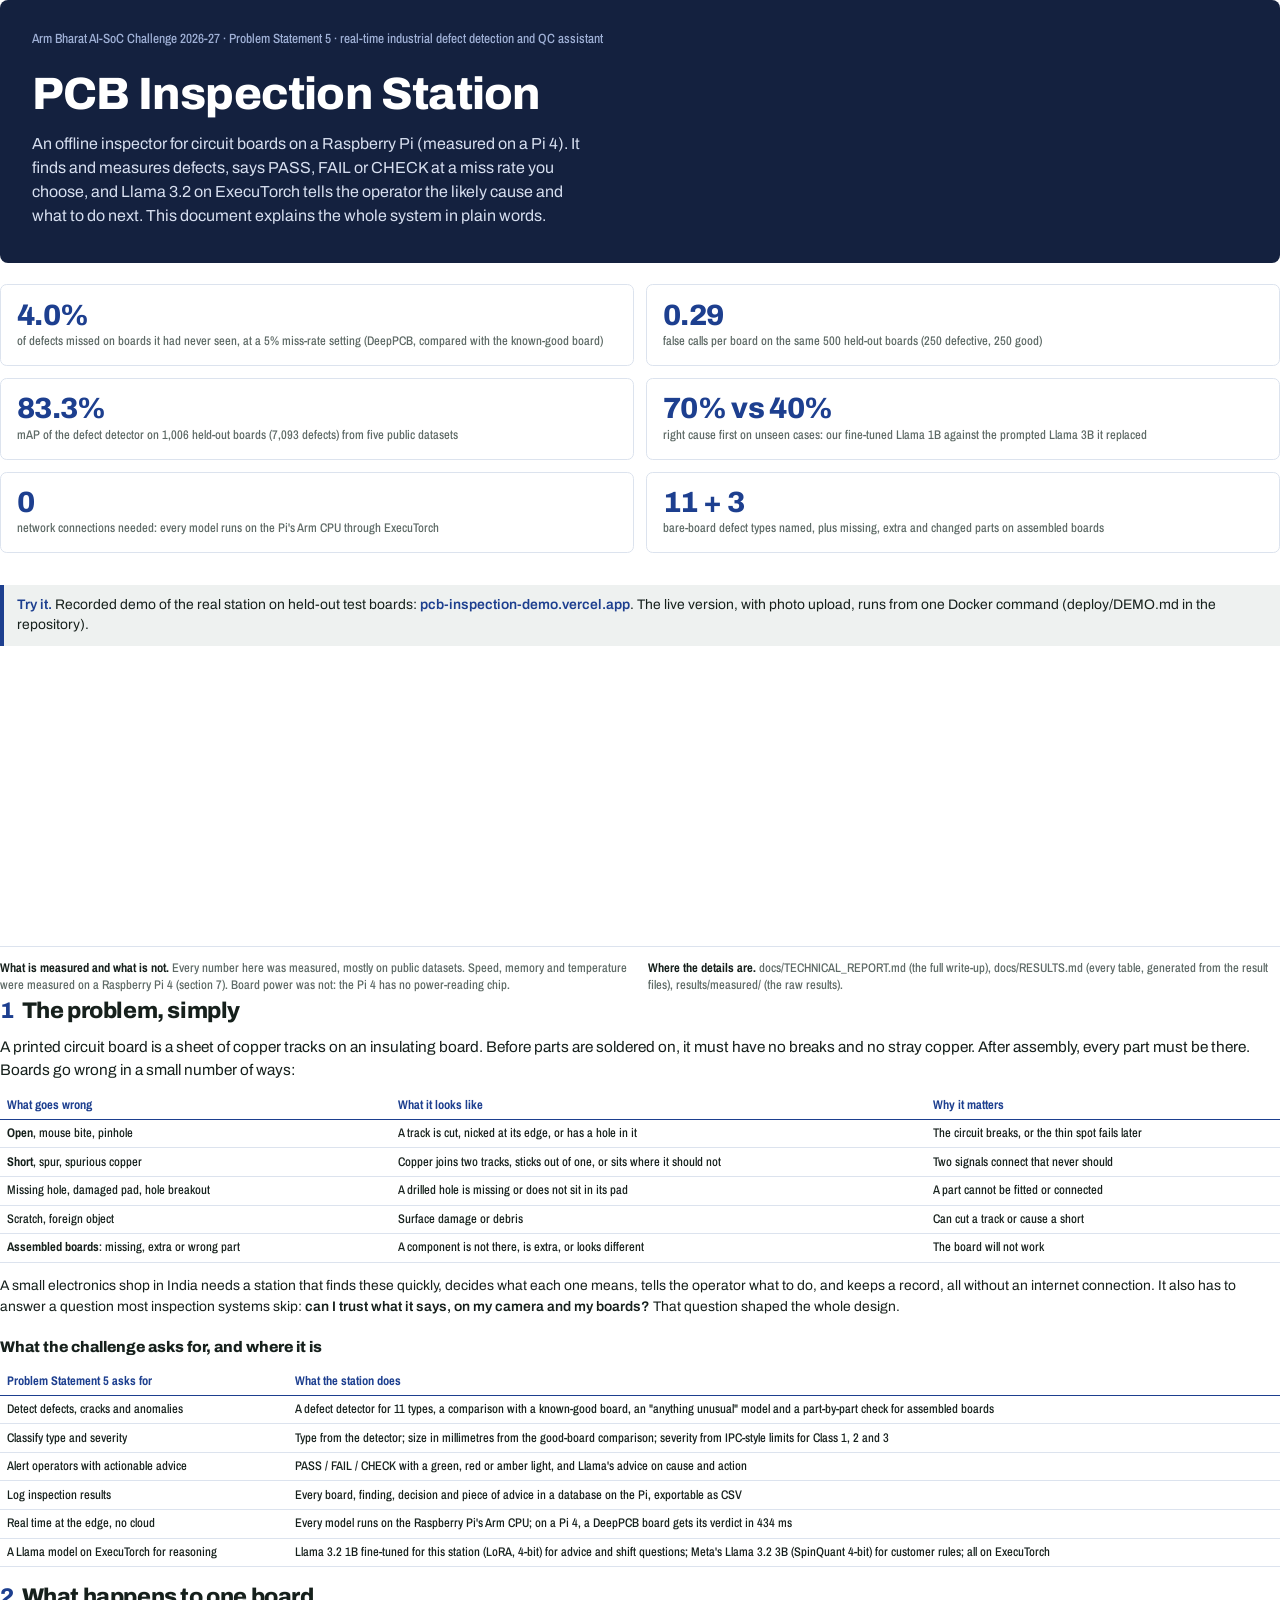
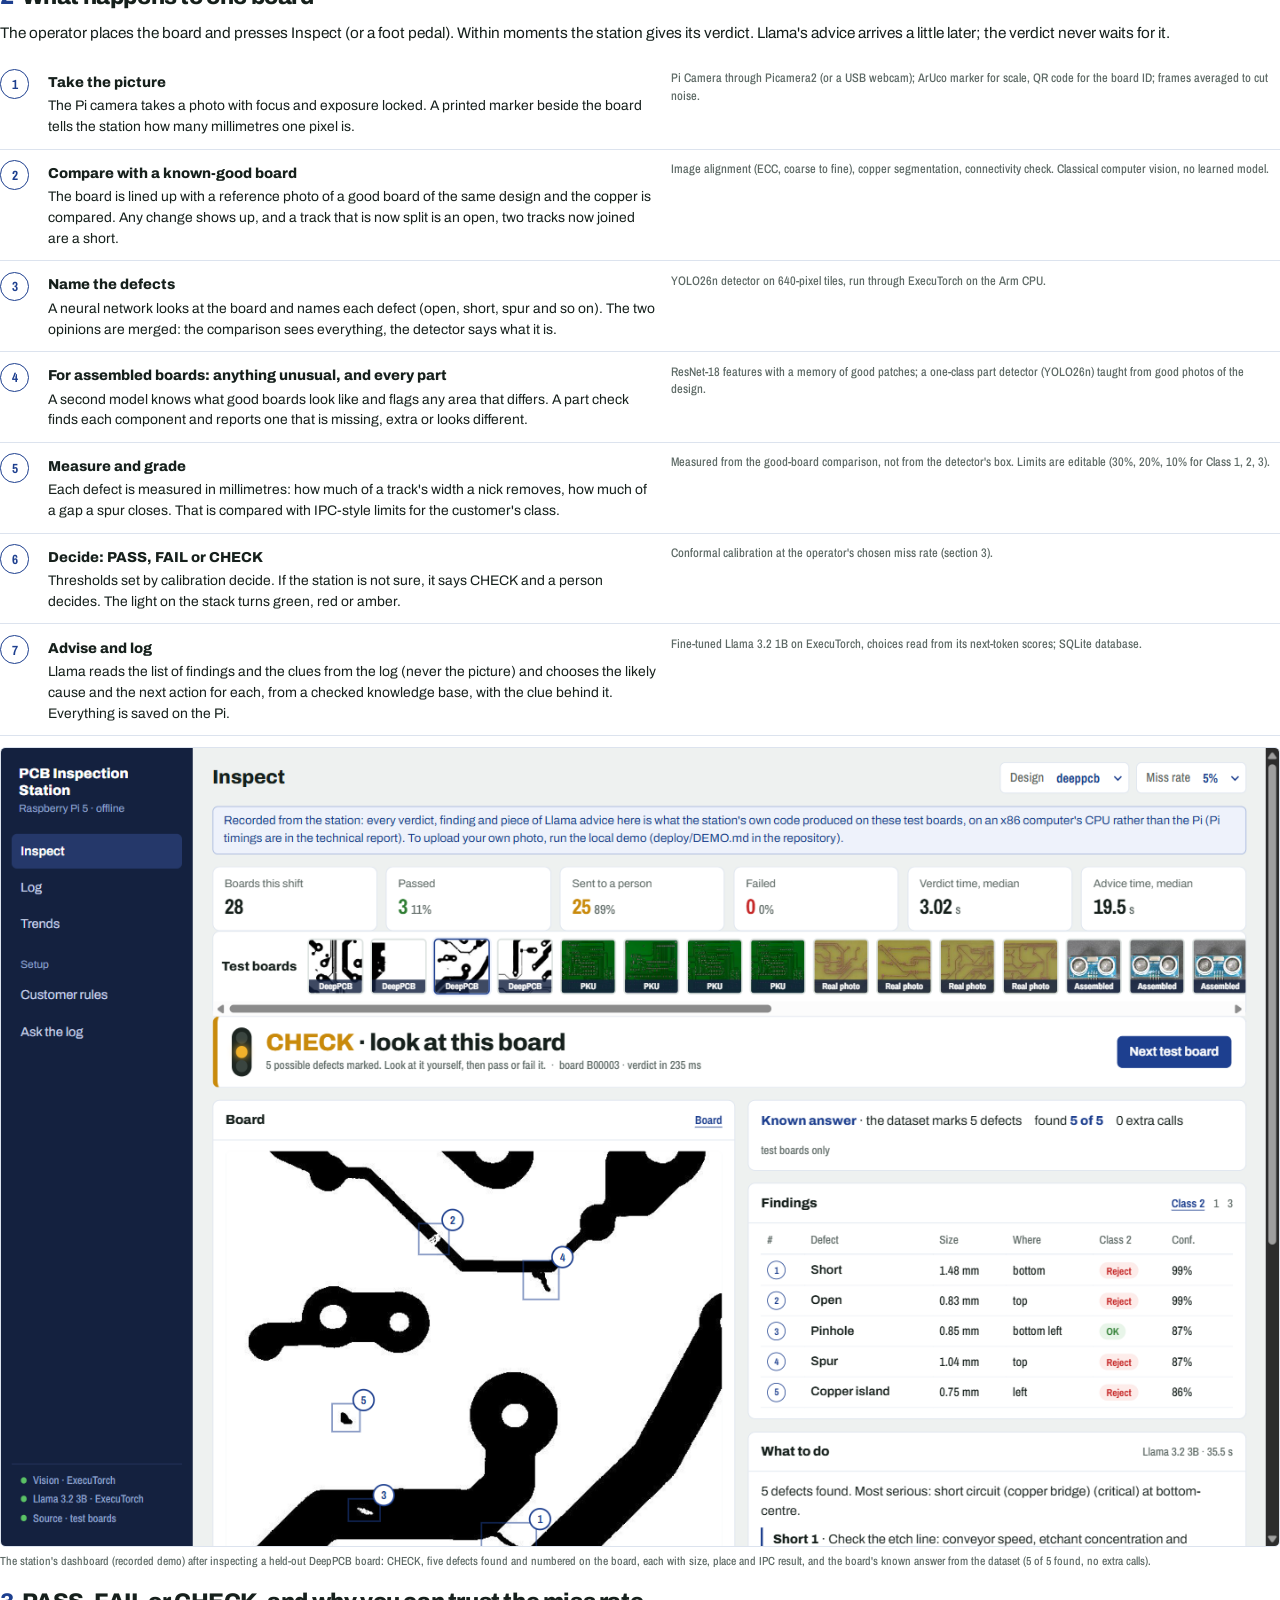
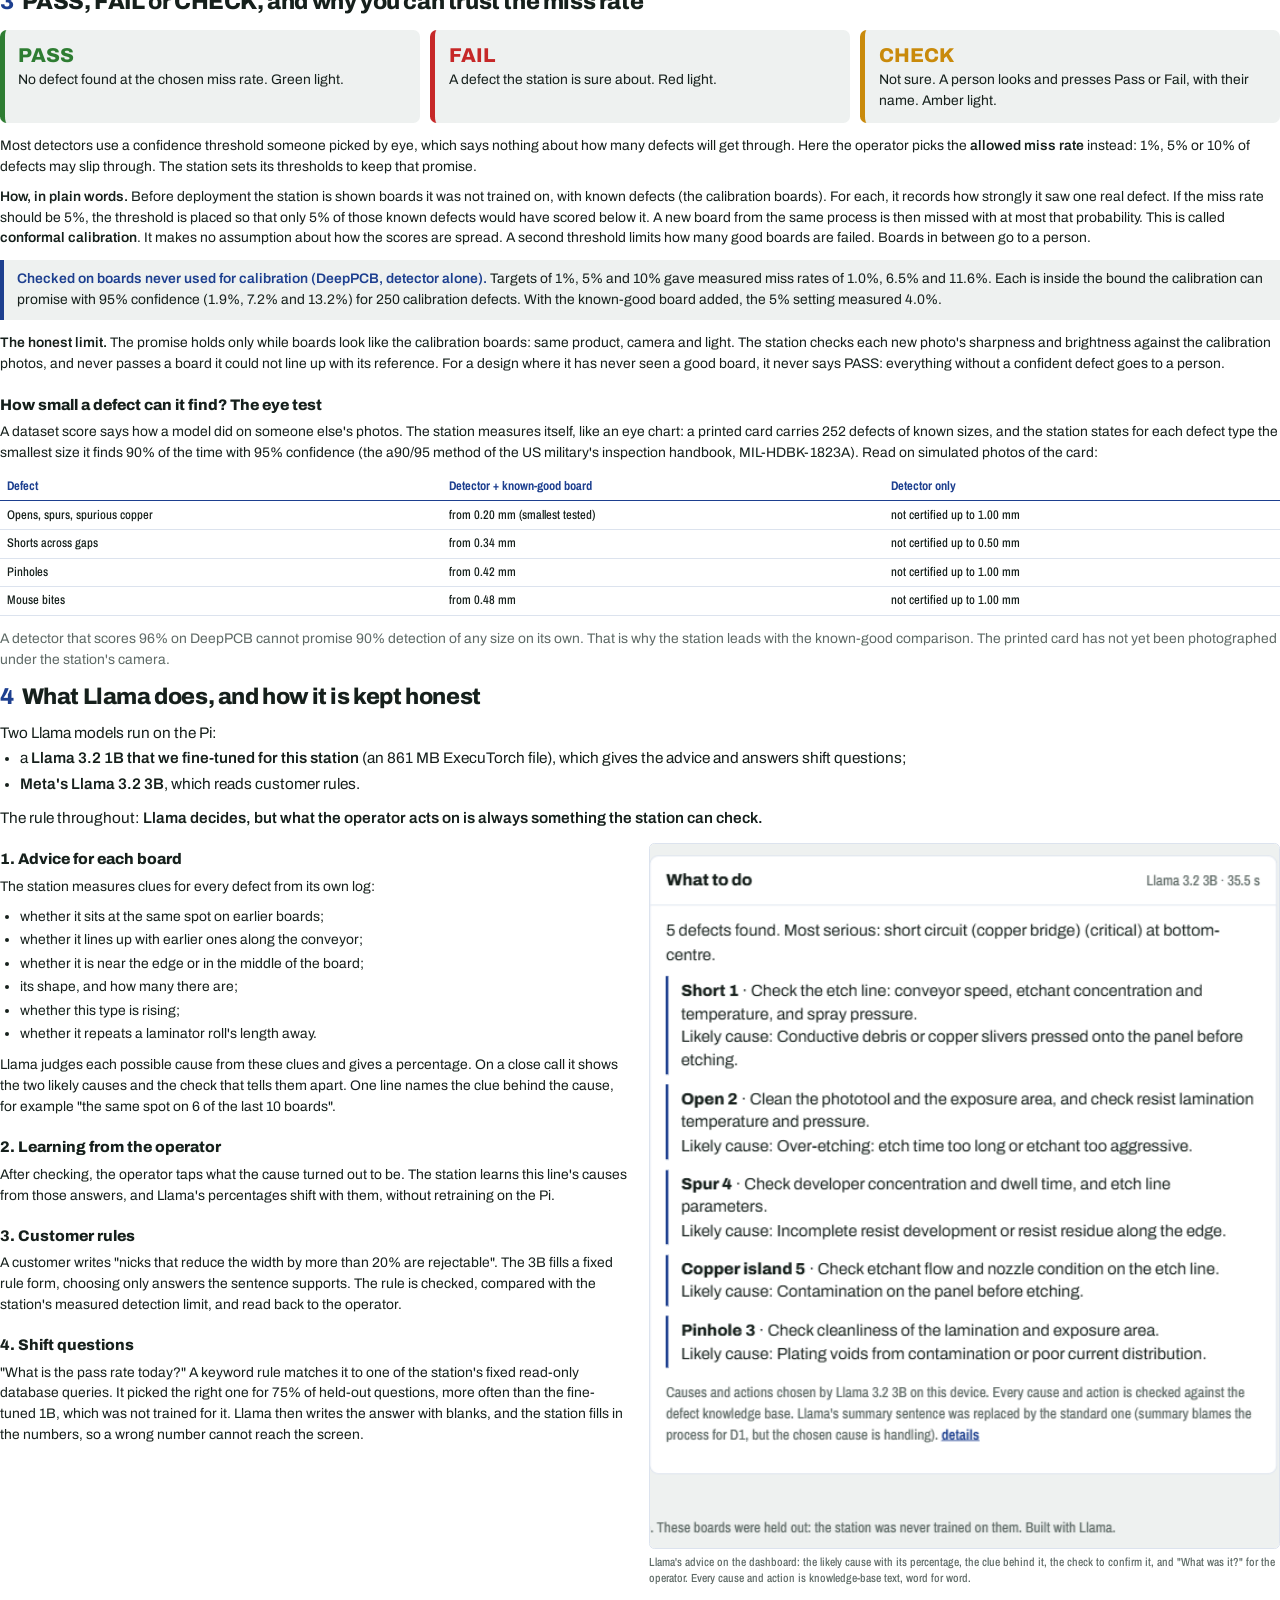
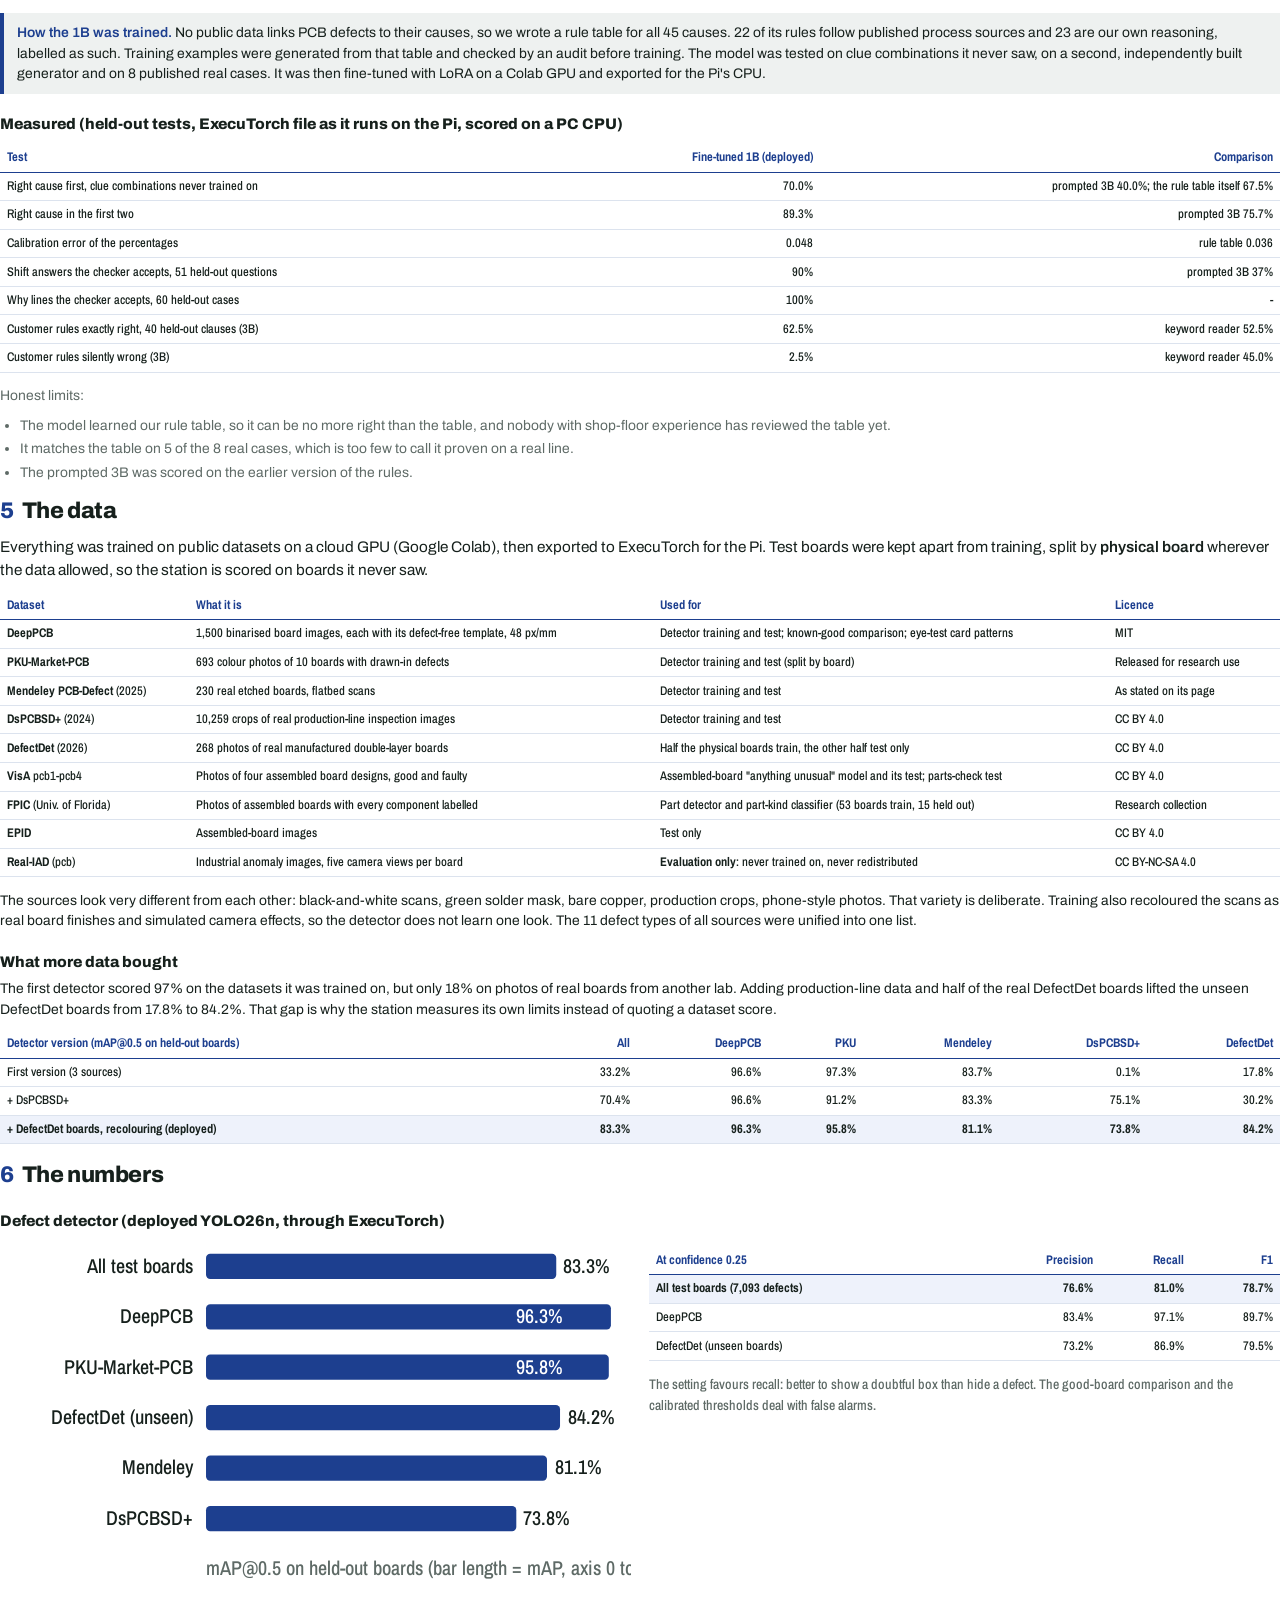
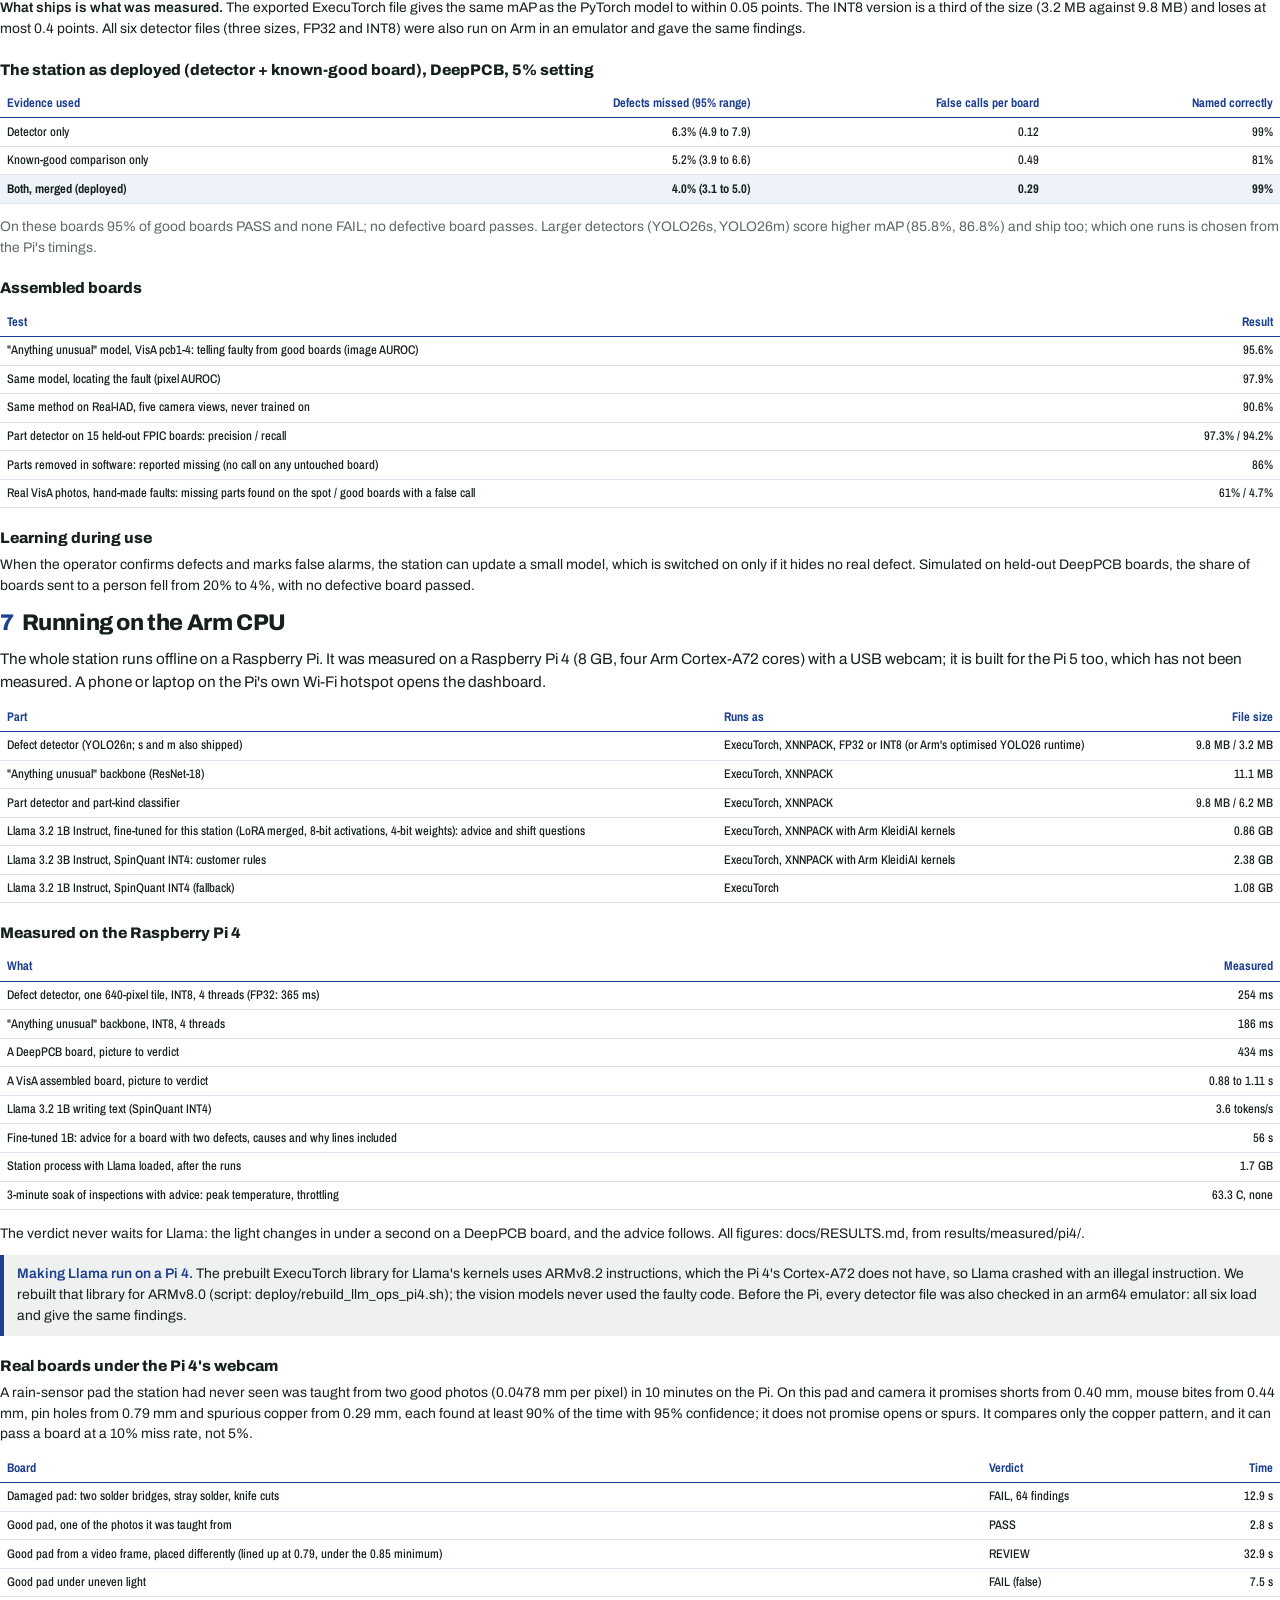
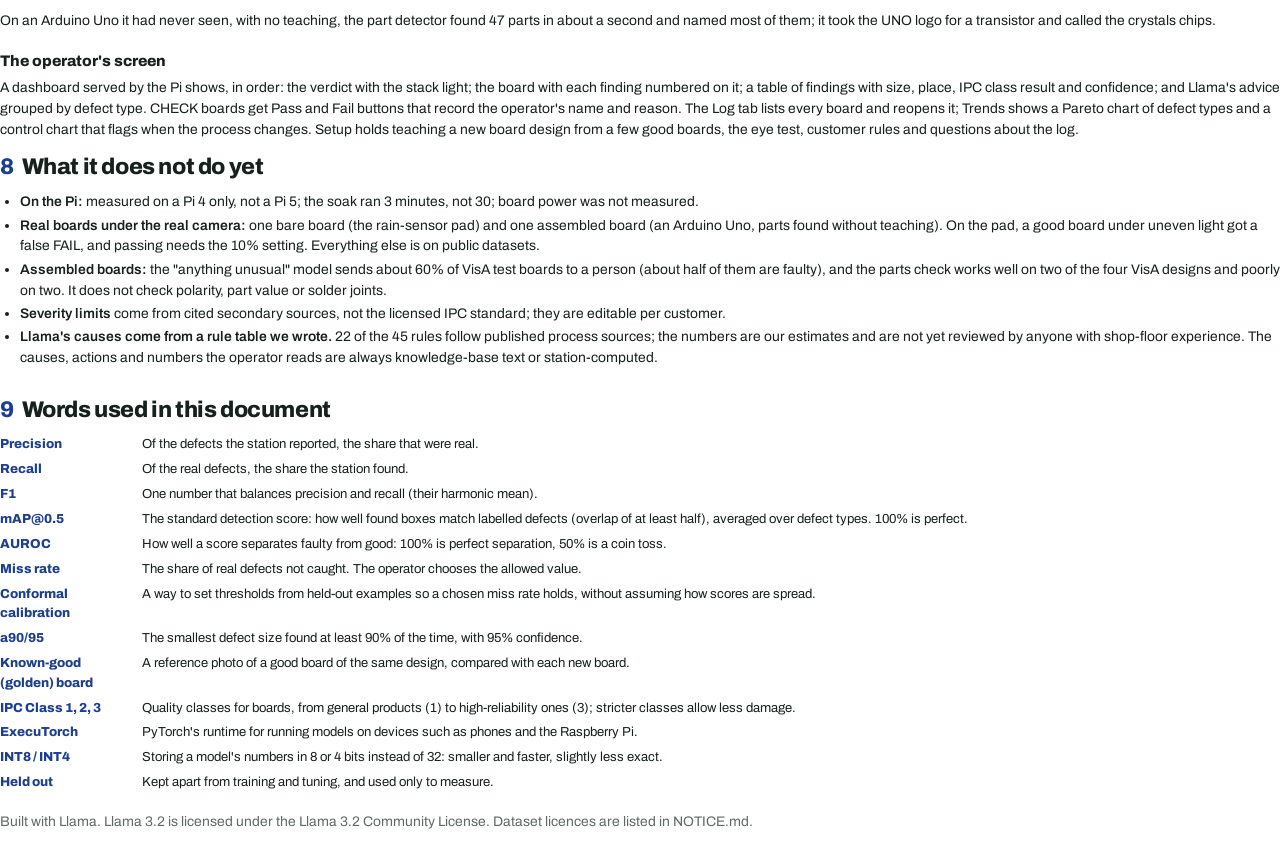
<file: docs/overview/overview.html>
<!doctype html>
<html lang="en">
<head>
<meta charset="utf-8">
<title>PCB Inspection Station: overview</title>
<style>
@font-face { font-family: "Archivo"; font-weight: 400; src: url("../../pcbinspect/static/fonts/Archivo-400.woff2") format("woff2"); }
@font-face { font-family: "Archivo"; font-weight: 600; src: url("../../pcbinspect/static/fonts/Archivo-600.woff2") format("woff2"); }
@font-face { font-family: "Archivo"; font-weight: 800; src: url("../../pcbinspect/static/fonts/Archivo-800.woff2") format("woff2"); }
@font-face { font-family: "Archivo Narrow"; font-weight: 500; src: url("../../pcbinspect/static/fonts/ArchivoNarrow-500.woff2") format("woff2"); }
@font-face { font-family: "Archivo Narrow"; font-weight: 700; src: url("../../pcbinspect/static/fonts/ArchivoNarrow-700.woff2") format("woff2"); }
:root { --ink: #16201C; --soft: #5E6A66; --line: #DCE3EE; --blue: #1D3F8F; --blue2: #9DB0DA; --blue3: #EEF2FB;
  --bench: #EEF1F0; --navy: #14213F; --pass: #2E7D32; --check: #C98A0B; --fail: #C62828; }
@page { size: A4; margin: 16mm 16mm 18mm; @bottom-left { content: "PCB Inspection Station · overview"; font: 500 8.5pt "Archivo Narrow"; color: #5E6A66; }
  @bottom-right { content: counter(page); font: 700 8.5pt "Archivo Narrow"; color: #1D3F8F; } }
@page :first { @bottom-left { content: none; } @bottom-right { content: none; } }
* { box-sizing: border-box; }
body { margin: 0; font: 400 10.4pt/1.5 "Archivo", sans-serif; color: var(--ink); }
h1 { font-weight: 800; font-size: 30pt; line-height: 1.05; letter-spacing: -0.6pt; margin: 0 0 10pt; }
h2 { font-weight: 800; font-size: 17pt; letter-spacing: -0.3pt; margin: 0 0 6pt; color: var(--ink); }
h2 .n { color: var(--blue); margin-right: 6pt; }
h3 { font-weight: 800; font-size: 11.5pt; margin: 14pt 0 4pt; break-after: avoid; }
p { margin: 0 0 7pt; }
.lead { font-size: 11.5pt; color: var(--ink); }
.soft { color: var(--soft); }
.narrow { font-family: "Archivo Narrow", sans-serif; font-weight: 500; }
section { break-before: page; }
.keep { break-inside: avoid; }
ul, ol { margin: 0 0 8pt; padding-left: 15pt; }
li { margin: 2pt 0; }
b, strong { font-weight: 600; }
table { width: 100%; border-collapse: collapse; margin: 6pt 0 10pt; font: 500 9.4pt/1.35 "Archivo Narrow", sans-serif; break-inside: avoid; }
th { text-align: left; color: var(--blue); font-weight: 700; border-bottom: 1.3pt solid var(--blue); padding: 4pt 5pt; vertical-align: bottom; }
td { border-bottom: 0.6pt solid var(--line); padding: 4pt 5pt; vertical-align: top; }
td.num, th.num { text-align: right; font-variant-numeric: tabular-nums; }
tr.hl td { background: var(--blue3); font-weight: 700; }
.note { background: var(--bench); border-left: 3pt solid var(--blue); padding: 7pt 10pt; margin: 8pt 0 10pt; break-inside: avoid; }
.note b { color: var(--blue); }
.warn { background: #FDF4E0; border-left-color: var(--check); }
figure { margin: 8pt 0 12pt; break-inside: avoid; }
figure img { width: 100%; border: 0.6pt solid var(--line); border-radius: 4pt; display: block; }
figcaption { font: 500 8.8pt/1.4 "Archivo Narrow"; color: var(--soft); margin-top: 4pt; }
/* cover */
.cover { height: 263mm; display: flex; flex-direction: column; }
.cover .band { background: var(--navy); color: #fff; padding: 22pt 24pt 26pt; border-radius: 6pt; }
.cover .band .kicker { font: 500 10pt "Archivo Narrow"; color: #9FB0D6; margin-bottom: 18pt; }
.cover .band h1 { color: #fff; font-size: 34pt; }
.cover .band p { color: #D6DEEF; font-size: 12pt; max-width: 150mm; margin: 0; }
.figs { display: grid; grid-template-columns: repeat(2, 1fr); gap: 9pt; margin: 16pt 0; }
.fig { border: 0.8pt solid var(--line); border-radius: 5pt; padding: 10pt 12pt; }
.fig b { display: block; font-size: 22pt; font-weight: 800; letter-spacing: -0.5pt; color: var(--blue); line-height: 1.1; }
.fig span { font: 500 9.4pt/1.35 "Archivo Narrow"; color: var(--soft); }
.cover .foot { margin-top: auto; display: grid; grid-template-columns: 1fr 1fr; gap: 12pt; font: 500 9.4pt/1.4 "Archivo Narrow"; color: var(--soft); border-top: 1pt solid var(--line); padding-top: 9pt; }
.cover .foot b { color: var(--ink); font-weight: 700; }
/* flow */
.flow { display: grid; grid-template-columns: 1fr; gap: 0; margin: 10pt 0 6pt; }
.step { display: grid; grid-template-columns: 26pt 1fr 1fr; gap: 10pt; align-items: start; padding: 8pt 0; border-bottom: 0.6pt solid var(--line); break-inside: avoid; }
.step .k { width: 22pt; height: 22pt; border-radius: 50%; border: 1.4pt solid var(--blue); color: var(--blue); display: grid; place-items: center; font: 700 10pt "Archivo Narrow"; }
.step h4 { margin: 2pt 0 2pt; font-size: 10.8pt; font-weight: 800; }
.step .how { font: 500 9.3pt/1.4 "Archivo Narrow"; color: var(--soft); }
.verdicts { display: grid; grid-template-columns: repeat(3, 1fr); gap: 8pt; margin: 8pt 0 10pt; break-inside: avoid; }
.verdicts div { border-radius: 5pt; padding: 8pt 10pt; border-left: 4pt solid; background: var(--bench); }
.verdicts b { display: block; font-size: 15pt; font-weight: 800; }
.v-pass { border-color: var(--pass) !important; } .v-pass b { color: var(--pass); }
.v-check { border-color: var(--check) !important; } .v-check b { color: var(--check); }
.v-fail { border-color: var(--fail) !important; } .v-fail b { color: var(--fail); }
.two { display: grid; grid-template-columns: 1fr 1fr; gap: 14pt; }
.chart text { font-family: "Archivo Narrow", sans-serif; }
dl { margin: 0; display: grid; grid-template-columns: 34mm 1fr; gap: 4pt 10pt; font-size: 9.8pt; }
dt { font-weight: 700; color: var(--blue); }
dd { margin: 0; }
</style>
</head>
<body>

<!-- ================= cover ================= -->
<div class="cover">
  <div class="band">
    <div class="kicker">Arm Bharat AI-SoC Challenge 2026-27 · Problem Statement 5 · real-time industrial defect detection and QC assistant</div>
    <h1>PCB Inspection Station</h1>
    <p>An offline inspector for circuit boards on a Raspberry Pi (measured on a Pi 4). It finds and measures defects, says PASS, FAIL or CHECK at a miss rate you choose, and Llama 3.2 on ExecuTorch tells the operator the likely cause and what to do next. This document explains the whole system in plain words.</p>
  </div>

  <div class="figs">
    <div class="fig"><b>4.0%</b><span>of defects missed on boards it had never seen, at a 5% miss-rate setting (DeepPCB, compared with the known-good board)</span></div>
    <div class="fig"><b>0.29</b><span>false calls per board on the same 500 held-out boards (250 defective, 250 good)</span></div>
    <div class="fig"><b>83.3%</b><span>mAP of the defect detector on 1,006 held-out boards (7,093 defects) from five public datasets</span></div>
    <div class="fig"><b>70% vs 40%</b><span>right cause first on unseen cases: our fine-tuned Llama 1B against the prompted Llama 3B it replaced</span></div>
    <div class="fig"><b>0</b><span>network connections needed: every model runs on the Pi's Arm CPU through ExecuTorch</span></div>
    <div class="fig"><b>11 + 3</b><span>bare-board defect types named, plus missing, extra and changed parts on assembled boards</span></div>
  </div>

  <div class="note"><b>Try it.</b> Recorded demo of the real station on held-out test boards: <b>pcb-inspection-demo.vercel.app</b>. The live version, with photo upload, runs from one Docker command (deploy/DEMO.md in the repository).</div>

  <div class="foot">
    <div><b>What is measured and what is not.</b> Every number here was measured, mostly on public datasets. Speed, memory and temperature were measured on a Raspberry Pi 4 (section 7). Board power was not: the Pi 4 has no power-reading chip.</div>
    <div><b>Where the details are.</b> docs/TECHNICAL_REPORT.md (the full write-up), docs/RESULTS.md (every table, generated from the result files), results/measured/ (the raw results).</div>
  </div>
</div>

<!-- ================= 1. problem ================= -->
<section>
  <h2><span class="n">1</span>The problem, simply</h2>
  <p class="lead">A printed circuit board is a sheet of copper tracks on an insulating board. Before parts are soldered on, it must have no breaks and no stray copper. After assembly, every part must be there. Boards go wrong in a small number of ways:</p>
  <table>
    <tr><th>What goes wrong</th><th>What it looks like</th><th>Why it matters</th></tr>
    <tr><td><b>Open</b>, mouse bite, pinhole</td><td>A track is cut, nicked at its edge, or has a hole in it</td><td>The circuit breaks, or the thin spot fails later</td></tr>
    <tr><td><b>Short</b>, spur, spurious copper</td><td>Copper joins two tracks, sticks out of one, or sits where it should not</td><td>Two signals connect that never should</td></tr>
    <tr><td>Missing hole, damaged pad, hole breakout</td><td>A drilled hole is missing or does not sit in its pad</td><td>A part cannot be fitted or connected</td></tr>
    <tr><td>Scratch, foreign object</td><td>Surface damage or debris</td><td>Can cut a track or cause a short</td></tr>
    <tr><td><b>Assembled boards</b>: missing, extra or wrong part</td><td>A component is not there, is extra, or looks different</td><td>The board will not work</td></tr>
  </table>
  <p>A small electronics shop in India needs a station that finds these quickly, decides what each one means, tells the operator what to do, and keeps a record, all without an internet connection. It also has to answer a question most inspection systems skip: <b>can I trust what it says, on my camera and my boards?</b> That question shaped the whole design.</p>

  <h3>What the challenge asks for, and where it is</h3>
  <table>
    <tr><th>Problem Statement 5 asks for</th><th>What the station does</th></tr>
    <tr><td>Detect defects, cracks and anomalies</td><td>A defect detector for 11 types, a comparison with a known-good board, an "anything unusual" model and a part-by-part check for assembled boards</td></tr>
    <tr><td>Classify type and severity</td><td>Type from the detector; size in millimetres from the good-board comparison; severity from IPC-style limits for Class 1, 2 and 3</td></tr>
    <tr><td>Alert operators with actionable advice</td><td>PASS / FAIL / CHECK with a green, red or amber light, and Llama's advice on cause and action</td></tr>
    <tr><td>Log inspection results</td><td>Every board, finding, decision and piece of advice in a database on the Pi, exportable as CSV</td></tr>
    <tr><td>Real time at the edge, no cloud</td><td>Every model runs on the Raspberry Pi's Arm CPU; on a Pi 4, a DeepPCB board gets its verdict in 434 ms</td></tr>
    <tr><td>A Llama model on ExecuTorch for reasoning</td><td>Llama 3.2 1B fine-tuned for this station (LoRA, 4-bit) for advice and shift questions; Meta's Llama 3.2 3B (SpinQuant 4-bit) for customer rules; all on ExecuTorch</td></tr>
  </table>
</section>

<!-- ================= 2. one board ================= -->
<section>
  <h2><span class="n">2</span>What happens to one board</h2>
  <p class="lead">The operator places the board and presses Inspect (or a foot pedal). Within moments the station gives its verdict. Llama's advice arrives a little later; the verdict never waits for it.</p>
  <div class="flow">
    <div class="step"><span class="k">1</span><div><h4>Take the picture</h4>The Pi camera takes a photo with focus and exposure locked. A printed marker beside the board tells the station how many millimetres one pixel is.</div><div class="how">Pi Camera through Picamera2 (or a USB webcam); ArUco marker for scale, QR code for the board ID; frames averaged to cut noise.</div></div>
    <div class="step"><span class="k">2</span><div><h4>Compare with a known-good board</h4>The board is lined up with a reference photo of a good board of the same design and the copper is compared. Any change shows up, and a track that is now split is an open, two tracks now joined are a short.</div><div class="how">Image alignment (ECC, coarse to fine), copper segmentation, connectivity check. Classical computer vision, no learned model.</div></div>
    <div class="step"><span class="k">3</span><div><h4>Name the defects</h4>A neural network looks at the board and names each defect (open, short, spur and so on). The two opinions are merged: the comparison sees everything, the detector says what it is.</div><div class="how">YOLO26n detector on 640-pixel tiles, run through ExecuTorch on the Arm CPU.</div></div>
    <div class="step"><span class="k">4</span><div><h4>For assembled boards: anything unusual, and every part</h4>A second model knows what good boards look like and flags any area that differs. A part check finds each component and reports one that is missing, extra or looks different.</div><div class="how">ResNet-18 features with a memory of good patches; a one-class part detector (YOLO26n) taught from good photos of the design.</div></div>
    <div class="step"><span class="k">5</span><div><h4>Measure and grade</h4>Each defect is measured in millimetres: how much of a track's width a nick removes, how much of a gap a spur closes. That is compared with IPC-style limits for the customer's class.</div><div class="how">Measured from the good-board comparison, not from the detector's box. Limits are editable (30%, 20%, 10% for Class 1, 2, 3).</div></div>
    <div class="step"><span class="k">6</span><div><h4>Decide: PASS, FAIL or CHECK</h4>Thresholds set by calibration decide. If the station is not sure, it says CHECK and a person decides. The light on the stack turns green, red or amber.</div><div class="how">Conformal calibration at the operator's chosen miss rate (section 3).</div></div>
    <div class="step"><span class="k">7</span><div><h4>Advise and log</h4>Llama reads the list of findings and the clues from the log (never the picture) and chooses the likely cause and the next action for each, from a checked knowledge base, with the clue behind it. Everything is saved on the Pi.</div><div class="how">Fine-tuned Llama 3.2 1B on ExecuTorch, choices read from its next-token scores; SQLite database.</div></div>
  </div>
  <figure><img src="shot_inspect.png" alt="The station's dashboard after inspecting a test board"><figcaption>The station's dashboard (recorded demo) after inspecting a held-out DeepPCB board: CHECK, five defects found and numbered on the board, each with size, place and IPC result, and the board's known answer from the dataset (5 of 5 found, no extra calls).</figcaption></figure>
</section>

<!-- ================= 3. pass fail check ================= -->
<section>
  <h2><span class="n">3</span>PASS, FAIL or CHECK, and why you can trust the miss rate</h2>
  <div class="verdicts">
    <div class="v-pass"><b>PASS</b>No defect found at the chosen miss rate. Green light.</div>
    <div class="v-fail"><b>FAIL</b>A defect the station is sure about. Red light.</div>
    <div class="v-check"><b>CHECK</b>Not sure. A person looks and presses Pass or Fail, with their name. Amber light.</div>
  </div>
  <p>Most detectors use a confidence threshold someone picked by eye, which says nothing about how many defects will get through. Here the operator picks the <b>allowed miss rate</b> instead: 1%, 5% or 10% of defects may slip through. The station sets its thresholds to keep that promise.</p>
  <p><b>How, in plain words.</b> Before deployment the station is shown boards it was not trained on, with known defects (the calibration boards). For each, it records how strongly it saw one real defect. If the miss rate should be 5%, the threshold is placed so that only 5% of those known defects would have scored below it. A new board from the same process is then missed with at most that probability. This is called <b>conformal calibration</b>. It makes no assumption about how the scores are spread. A second threshold limits how many good boards are failed. Boards in between go to a person.</p>
  <div class="note"><b>Checked on boards never used for calibration (DeepPCB, detector alone).</b> Targets of 1%, 5% and 10% gave measured miss rates of 1.0%, 6.5% and 11.6%. Each is inside the bound the calibration can promise with 95% confidence (1.9%, 7.2% and 13.2%) for 250 calibration defects. With the known-good board added, the 5% setting measured 4.0%.</div>
  <p><b>The honest limit.</b> The promise holds only while boards look like the calibration boards: same product, camera and light. The station checks each new photo's sharpness and brightness against the calibration photos, and never passes a board it could not line up with its reference. For a design where it has never seen a good board, it never says PASS: everything without a confident defect goes to a person.</p>

  <h3>How small a defect can it find? The eye test</h3>
  <p>A dataset score says how a model did on someone else's photos. The station measures itself, like an eye chart: a printed card carries 252 defects of known sizes, and the station states for each defect type the smallest size it finds 90% of the time with 95% confidence (the a90/95 method of the US military's inspection handbook, MIL-HDBK-1823A). Read on simulated photos of the card:</p>
  <table>
    <tr><th>Defect</th><th>Detector + known-good board</th><th>Detector only</th></tr>
    <tr><td>Opens, spurs, spurious copper</td><td>from 0.20 mm (smallest tested)</td><td>not certified up to 1.00 mm</td></tr>
    <tr><td>Shorts across gaps</td><td>from 0.34 mm</td><td>not certified up to 0.50 mm</td></tr>
    <tr><td>Pinholes</td><td>from 0.42 mm</td><td>not certified up to 1.00 mm</td></tr>
    <tr><td>Mouse bites</td><td>from 0.48 mm</td><td>not certified up to 1.00 mm</td></tr>
  </table>
  <p class="soft">A detector that scores 96% on DeepPCB cannot promise 90% detection of any size on its own. That is why the station leads with the known-good comparison. The printed card has not yet been photographed under the station's camera.</p>
</section>

<!-- ================= 4. llama ================= -->
<section>
  <h2><span class="n">4</span>What Llama does, and how it is kept honest</h2>
  <div class="lead">Two Llama models run on the Pi:
    <ul>
      <li>a <b>Llama 3.2 1B that we fine-tuned for this station</b> (an 861 MB ExecuTorch file), which gives the advice and answers shift questions;</li>
      <li><b>Meta's Llama 3.2 3B</b>, which reads customer rules.</li>
    </ul>
    The rule throughout: <b>Llama decides, but what the operator acts on is always something the station can check.</b></div>
  <div class="two">
    <div>
      <h3>1. Advice for each board</h3>
      <p>The station measures clues for every defect from its own log:</p>
      <ul>
        <li>whether it sits at the same spot on earlier boards;</li>
        <li>whether it lines up with earlier ones along the conveyor;</li>
        <li>whether it is near the edge or in the middle of the board;</li>
        <li>its shape, and how many there are;</li>
        <li>whether this type is rising;</li>
        <li>whether it repeats a laminator roll's length away.</li>
      </ul>
      <p>Llama judges each possible cause from these clues and gives a percentage. On a close call it shows the two likely causes and the check that tells them apart. One line names the clue behind the cause, for example "the same spot on 6 of the last 10 boards".</p>
      <h3>2. Learning from the operator</h3>
      <p>After checking, the operator taps what the cause turned out to be. The station learns this line's causes from those answers, and Llama's percentages shift with them, without retraining on the Pi.</p>
      <h3>3. Customer rules</h3>
      <p>A customer writes "nicks that reduce the width by more than 20% are rejectable". The 3B fills a fixed rule form, choosing only answers the sentence supports. The rule is checked, compared with the station's measured detection limit, and read back to the operator.</p>
      <h3>4. Shift questions</h3>
      <p>"What is the pass rate today?" A keyword rule matches it to one of the station's fixed read-only database queries. It picked the right one for 75% of held-out questions, more often than the fine-tuned 1B, which was not trained for it. Llama then writes the answer with blanks, and the station fills in the numbers, so a wrong number cannot reach the screen.</p>
    </div>
    <figure style="margin-top:10pt"><img src="shot_advice_card.png" alt="Llama's advice on the dashboard"><figcaption>Llama's advice on the dashboard: the likely cause with its percentage, the clue behind it, the check to confirm it, and "What was it?" for the operator. Every cause and action is knowledge-base text, word for word.</figcaption></figure>
  </div>
  <div class="note"><b>How the 1B was trained.</b> No public data links PCB defects to their causes, so we wrote a rule table for all 45 causes. 22 of its rules follow published process sources and 23 are our own reasoning, labelled as such. Training examples were generated from that table and checked by an audit before training. The model was tested on clue combinations it never saw, on a second, independently built generator and on 8 published real cases. It was then fine-tuned with LoRA on a Colab GPU and exported for the Pi's CPU.</div>
  <h3>Measured (held-out tests, ExecuTorch file as it runs on the Pi, scored on a PC CPU)</h3>
  <table>
    <tr><th>Test</th><th class="num">Fine-tuned 1B (deployed)</th><th class="num">Comparison</th></tr>
    <tr><td>Right cause first, clue combinations never trained on</td><td class="num">70.0%</td><td class="num">prompted 3B 40.0%; the rule table itself 67.5%</td></tr>
    <tr><td>Right cause in the first two</td><td class="num">89.3%</td><td class="num">prompted 3B 75.7%</td></tr>
    <tr><td>Calibration error of the percentages</td><td class="num">0.048</td><td class="num">rule table 0.036</td></tr>
    <tr><td>Shift answers the checker accepts, 51 held-out questions</td><td class="num">90%</td><td class="num">prompted 3B 37%</td></tr>
    <tr><td>Why lines the checker accepts, 60 held-out cases</td><td class="num">100%</td><td class="num">-</td></tr>
    <tr><td>Customer rules exactly right, 40 held-out clauses (3B)</td><td class="num">62.5%</td><td class="num">keyword reader 52.5%</td></tr>
    <tr><td>Customer rules silently wrong (3B)</td><td class="num">2.5%</td><td class="num">keyword reader 45.0%</td></tr>
  </table>
  <p class="soft">Honest limits:</p>
  <ul class="soft">
    <li>The model learned our rule table, so it can be no more right than the table, and nobody with shop-floor experience has reviewed the table yet.</li>
    <li>It matches the table on 5 of the 8 real cases, which is too few to call it proven on a real line.</li>
    <li>The prompted 3B was scored on the earlier version of the rules.</li>
  </ul>
</section>

<!-- ================= 5. data ================= -->
<section>
  <h2><span class="n">5</span>The data</h2>
  <p class="lead">Everything was trained on public datasets on a cloud GPU (Google Colab), then exported to ExecuTorch for the Pi. Test boards were kept apart from training, split by <b>physical board</b> wherever the data allowed, so the station is scored on boards it never saw.</p>
  <table>
    <tr><th>Dataset</th><th>What it is</th><th>Used for</th><th>Licence</th></tr>
    <tr><td><b>DeepPCB</b></td><td>1,500 binarised board images, each with its defect-free template, 48 px/mm</td><td>Detector training and test; known-good comparison; eye-test card patterns</td><td>MIT</td></tr>
    <tr><td><b>PKU-Market-PCB</b></td><td>693 colour photos of 10 boards with drawn-in defects</td><td>Detector training and test (split by board)</td><td>Released for research use</td></tr>
    <tr><td><b>Mendeley PCB-Defect</b> (2025)</td><td>230 real etched boards, flatbed scans</td><td>Detector training and test</td><td>As stated on its page</td></tr>
    <tr><td><b>DsPCBSD+</b> (2024)</td><td>10,259 crops of real production-line inspection images</td><td>Detector training and test</td><td>CC BY 4.0</td></tr>
    <tr><td><b>DefectDet</b> (2026)</td><td>268 photos of real manufactured double-layer boards</td><td>Half the physical boards train, the other half test only</td><td>CC BY 4.0</td></tr>
    <tr><td><b>VisA</b> pcb1-pcb4</td><td>Photos of four assembled board designs, good and faulty</td><td>Assembled-board "anything unusual" model and its test; parts-check test</td><td>CC BY 4.0</td></tr>
    <tr><td><b>FPIC</b> (Univ. of Florida)</td><td>Photos of assembled boards with every component labelled</td><td>Part detector and part-kind classifier (53 boards train, 15 held out)</td><td>Research collection</td></tr>
    <tr><td><b>EPID</b></td><td>Assembled-board images</td><td>Test only</td><td>CC BY 4.0</td></tr>
    <tr><td><b>Real-IAD</b> (pcb)</td><td>Industrial anomaly images, five camera views per board</td><td><b>Evaluation only</b>: never trained on, never redistributed</td><td>CC BY-NC-SA 4.0</td></tr>
  </table>
  <p>The sources look very different from each other: black-and-white scans, green solder mask, bare copper, production crops, phone-style photos. That variety is deliberate. Training also recoloured the scans as real board finishes and simulated camera effects, so the detector does not learn one look. The 11 defect types of all sources were unified into one list.</p>
  <h3>What more data bought</h3>
  <p>The first detector scored 97% on the datasets it was trained on, but only 18% on photos of real boards from another lab. Adding production-line data and half of the real DefectDet boards lifted the unseen DefectDet boards from 17.8% to 84.2%. That gap is why the station measures its own limits instead of quoting a dataset score.</p>
  <table>
    <tr><th>Detector version (mAP@0.5 on held-out boards)</th><th class="num">All</th><th class="num">DeepPCB</th><th class="num">PKU</th><th class="num">Mendeley</th><th class="num">DsPCBSD+</th><th class="num">DefectDet</th></tr>
    <tr><td>First version (3 sources)</td><td class="num">33.2%</td><td class="num">96.6%</td><td class="num">97.3%</td><td class="num">83.7%</td><td class="num">0.1%</td><td class="num">17.8%</td></tr>
    <tr><td>+ DsPCBSD+</td><td class="num">70.4%</td><td class="num">96.6%</td><td class="num">91.2%</td><td class="num">83.3%</td><td class="num">75.1%</td><td class="num">30.2%</td></tr>
    <tr class="hl"><td>+ DefectDet boards, recolouring (deployed)</td><td class="num">83.3%</td><td class="num">96.3%</td><td class="num">95.8%</td><td class="num">81.1%</td><td class="num">73.8%</td><td class="num">84.2%</td></tr>
  </table>
</section>

<!-- ================= 6. results ================= -->
<section>
  <h2><span class="n">6</span>The numbers</h2>
  <h3>Defect detector (deployed YOLO26n, through ExecuTorch)</h3>
  <div class="two">
    <div>
      <svg class="chart" viewBox="0 0 300 168" width="100%" role="img" aria-label="mAP by test set">
        <g font-size="9.5" fill="#16201C">
          <text x="92" y="16" text-anchor="end">All test boards</text><rect x="98" y="7" width="166.6" height="12" rx="2" fill="#1D3F8F"/><text x="268" y="16">83.3%</text>
          <text x="92" y="40" text-anchor="end">DeepPCB</text><rect x="98" y="31" width="192.6" height="12" rx="2" fill="#1D3F8F"/><text x="268" y="40" fill="#fff" text-anchor="end">96.3%</text>
          <text x="92" y="64" text-anchor="end">PKU-Market-PCB</text><rect x="98" y="55" width="191.6" height="12" rx="2" fill="#1D3F8F"/><text x="268" y="64" fill="#fff" text-anchor="end">95.8%</text>
          <text x="92" y="88" text-anchor="end">DefectDet (unseen)</text><rect x="98" y="79" width="168.4" height="12" rx="2" fill="#1D3F8F"/><text x="270" y="88">84.2%</text>
          <text x="92" y="112" text-anchor="end">Mendeley</text><rect x="98" y="103" width="162.2" height="12" rx="2" fill="#1D3F8F"/><text x="264" y="112">81.1%</text>
          <text x="92" y="136" text-anchor="end">DsPCBSD+</text><rect x="98" y="127" width="147.6" height="12" rx="2" fill="#1D3F8F"/><text x="249" y="136">73.8%</text>
          <text x="98" y="160" fill="#5E6A66">mAP@0.5 on held-out boards (bar length = mAP, axis 0 to 100%)</text>
        </g>
      </svg>
    </div>
    <div>
      <table>
        <tr><th>At confidence 0.25</th><th class="num">Precision</th><th class="num">Recall</th><th class="num">F1</th></tr>
        <tr class="hl"><td>All test boards (7,093 defects)</td><td class="num">76.6%</td><td class="num">81.0%</td><td class="num">78.7%</td></tr>
        <tr><td>DeepPCB</td><td class="num">83.4%</td><td class="num">97.1%</td><td class="num">89.7%</td></tr>
        <tr><td>DefectDet (unseen boards)</td><td class="num">73.2%</td><td class="num">86.9%</td><td class="num">79.5%</td></tr>
      </table>
      <p class="soft narrow">The setting favours recall: better to show a doubtful box than hide a defect. The good-board comparison and the calibrated thresholds deal with false alarms.</p>
    </div>
  </div>
  <p><b>What ships is what was measured.</b> The exported ExecuTorch file gives the same mAP as the PyTorch model to within 0.05 points. The INT8 version is a third of the size (3.2 MB against 9.8 MB) and loses at most 0.4 points. All six detector files (three sizes, FP32 and INT8) were also run on Arm in an emulator and gave the same findings.</p>

  <h3>The station as deployed (detector + known-good board), DeepPCB, 5% setting</h3>
  <table>
    <tr><th>Evidence used</th><th class="num">Defects missed (95% range)</th><th class="num">False calls per board</th><th class="num">Named correctly</th></tr>
    <tr><td>Detector only</td><td class="num">6.3% (4.9 to 7.9)</td><td class="num">0.12</td><td class="num">99%</td></tr>
    <tr><td>Known-good comparison only</td><td class="num">5.2% (3.9 to 6.6)</td><td class="num">0.49</td><td class="num">81%</td></tr>
    <tr class="hl"><td>Both, merged (deployed)</td><td class="num">4.0% (3.1 to 5.0)</td><td class="num">0.29</td><td class="num">99%</td></tr>
  </table>
  <p class="soft">On these boards 95% of good boards PASS and none FAIL; no defective board passes. Larger detectors (YOLO26s, YOLO26m) score higher mAP (85.8%, 86.8%) and ship too; which one runs is chosen from the Pi's timings.</p>

  <h3>Assembled boards</h3>
  <table>
    <tr><th>Test</th><th class="num">Result</th></tr>
    <tr><td>"Anything unusual" model, VisA pcb1-4: telling faulty from good boards (image AUROC)</td><td class="num">95.6%</td></tr>
    <tr><td>Same model, locating the fault (pixel AUROC)</td><td class="num">97.9%</td></tr>
    <tr><td>Same method on Real-IAD, five camera views, never trained on</td><td class="num">90.6%</td></tr>
    <tr><td>Part detector on 15 held-out FPIC boards: precision / recall</td><td class="num">97.3% / 94.2%</td></tr>
    <tr><td>Parts removed in software: reported missing (no call on any untouched board)</td><td class="num">86%</td></tr>
    <tr><td>Real VisA photos, hand-made faults: missing parts found on the spot / good boards with a false call</td><td class="num">61% / 4.7%</td></tr>
  </table>
  <h3>Learning during use</h3>
  <p>When the operator confirms defects and marks false alarms, the station can update a small model, which is switched on only if it hides no real defect. Simulated on held-out DeepPCB boards, the share of boards sent to a person fell from 20% to 4%, with no defective board passed.</p>
</section>

<!-- ================= 7. pi ================= -->
<section>
  <h2><span class="n">7</span>Running on the Arm CPU</h2>
  <p class="lead">The whole station runs offline on a Raspberry Pi. It was measured on a Raspberry Pi 4 (8 GB, four Arm Cortex-A72 cores) with a USB webcam; it is built for the Pi 5 too, which has not been measured. A phone or laptop on the Pi's own Wi-Fi hotspot opens the dashboard.</p>
  <table>
    <tr><th>Part</th><th>Runs as</th><th class="num">File size</th></tr>
    <tr><td>Defect detector (YOLO26n; s and m also shipped)</td><td>ExecuTorch, XNNPACK, FP32 or INT8 (or Arm's optimised YOLO26 runtime)</td><td class="num">9.8 MB / 3.2 MB</td></tr>
    <tr><td>"Anything unusual" backbone (ResNet-18)</td><td>ExecuTorch, XNNPACK</td><td class="num">11.1 MB</td></tr>
    <tr><td>Part detector and part-kind classifier</td><td>ExecuTorch, XNNPACK</td><td class="num">9.8 MB / 6.2 MB</td></tr>
    <tr><td>Llama 3.2 1B Instruct, fine-tuned for this station (LoRA merged, 8-bit activations, 4-bit weights): advice and shift questions</td><td>ExecuTorch, XNNPACK with Arm KleidiAI kernels</td><td class="num">0.86 GB</td></tr>
    <tr><td>Llama 3.2 3B Instruct, SpinQuant INT4: customer rules</td><td>ExecuTorch, XNNPACK with Arm KleidiAI kernels</td><td class="num">2.38 GB</td></tr>
    <tr><td>Llama 3.2 1B Instruct, SpinQuant INT4 (fallback)</td><td>ExecuTorch</td><td class="num">1.08 GB</td></tr>
  </table>
  <h3>Measured on the Raspberry Pi 4</h3>
  <table>
    <tr><th>What</th><th class="num">Measured</th></tr>
    <tr><td>Defect detector, one 640-pixel tile, INT8, 4 threads (FP32: 365 ms)</td><td class="num">254 ms</td></tr>
    <tr><td>"Anything unusual" backbone, INT8, 4 threads</td><td class="num">186 ms</td></tr>
    <tr><td>A DeepPCB board, picture to verdict</td><td class="num">434 ms</td></tr>
    <tr><td>A VisA assembled board, picture to verdict</td><td class="num">0.88 to 1.11 s</td></tr>
    <tr><td>Llama 3.2 1B writing text (SpinQuant INT4)</td><td class="num">3.6 tokens/s</td></tr>
    <tr><td>Fine-tuned 1B: advice for a board with two defects, causes and why lines included</td><td class="num">56 s</td></tr>
    <tr><td>Station process with Llama loaded, after the runs</td><td class="num">1.7 GB</td></tr>
    <tr><td>3-minute soak of inspections with advice: peak temperature, throttling</td><td class="num">63.3 C, none</td></tr>
  </table>
  <p>The verdict never waits for Llama: the light changes in under a second on a DeepPCB board, and the advice follows. All figures: docs/RESULTS.md, from results/measured/pi4/.</p>
  <div class="note"><b>Making Llama run on a Pi 4.</b> The prebuilt ExecuTorch library for Llama's kernels uses ARMv8.2 instructions, which the Pi 4's Cortex-A72 does not have, so Llama crashed with an illegal instruction. We rebuilt that library for ARMv8.0 (script: deploy/rebuild_llm_ops_pi4.sh); the vision models never used the faulty code. Before the Pi, every detector file was also checked in an arm64 emulator: all six load and give the same findings.</div>

  <h3>Real boards under the Pi 4's webcam</h3>
  <p>A rain-sensor pad the station had never seen was taught from two good photos (0.0478 mm per pixel) in 10 minutes on the Pi. On this pad and camera it promises shorts from 0.40 mm, mouse bites from 0.44 mm, pin holes from 0.79 mm and spurious copper from 0.29 mm, each found at least 90% of the time with 95% confidence; it does not promise opens or spurs. It compares only the copper pattern, and it can pass a board at a 10% miss rate, not 5%.</p>
  <table>
    <tr><th>Board</th><th>Verdict</th><th class="num">Time</th></tr>
    <tr><td>Damaged pad: two solder bridges, stray solder, knife cuts</td><td>FAIL, 64 findings</td><td class="num">12.9 s</td></tr>
    <tr><td>Good pad, one of the photos it was taught from</td><td>PASS</td><td class="num">2.8 s</td></tr>
    <tr><td>Good pad from a video frame, placed differently (lined up at 0.79, under the 0.85 minimum)</td><td>REVIEW</td><td class="num">32.9 s</td></tr>
    <tr><td>Good pad under uneven light</td><td>FAIL (false)</td><td class="num">7.5 s</td></tr>
  </table>
  <p>On an Arduino Uno it had never seen, with no teaching, the part detector found 47 parts in about a second and named most of them; it took the UNO logo for a transistor and called the crystals chips.</p>

  <h3>The operator's screen</h3>
  <p>A dashboard served by the Pi shows, in order: the verdict with the stack light; the board with each finding numbered on it; a table of findings with size, place, IPC class result and confidence; and Llama's advice grouped by defect type. CHECK boards get Pass and Fail buttons that record the operator's name and reason. The Log tab lists every board and reopens it; Trends shows a Pareto chart of defect types and a control chart that flags when the process changes. Setup holds teaching a new board design from a few good boards, the eye test, customer rules and questions about the log.</p>
</section>

<!-- ================= 8. limits + glossary ================= -->
<section>
  <h2><span class="n">8</span>What it does not do yet</h2>
  <ul>
    <li><b>On the Pi:</b> measured on a Pi 4 only, not a Pi 5; the soak ran 3 minutes, not 30; board power was not measured.</li>
    <li><b>Real boards under the real camera:</b> one bare board (the rain-sensor pad) and one assembled board (an Arduino Uno, parts found without teaching). On the pad, a good board under uneven light got a false FAIL, and passing needs the 10% setting. Everything else is on public datasets.</li>
    <li><b>Assembled boards:</b> the "anything unusual" model sends about 60% of VisA test boards to a person (about half of them are faulty), and the parts check works well on two of the four VisA designs and poorly on two. It does not check polarity, part value or solder joints.</li>
    <li><b>Severity limits</b> come from cited secondary sources, not the licensed IPC standard; they are editable per customer.</li>
    <li><b>Llama's causes come from a rule table we wrote.</b> 22 of the 45 rules follow published process sources; the numbers are our estimates and are not yet reviewed by anyone with shop-floor experience. The causes, actions and numbers the operator reads are always knowledge-base text or station-computed.</li>
  </ul>

  <h2 style="margin-top:18pt"><span class="n">9</span>Words used in this document</h2>
  <dl>
    <dt>Precision</dt><dd>Of the defects the station reported, the share that were real.</dd>
    <dt>Recall</dt><dd>Of the real defects, the share the station found.</dd>
    <dt>F1</dt><dd>One number that balances precision and recall (their harmonic mean).</dd>
    <dt>mAP@0.5</dt><dd>The standard detection score: how well found boxes match labelled defects (overlap of at least half), averaged over defect types. 100% is perfect.</dd>
    <dt>AUROC</dt><dd>How well a score separates faulty from good: 100% is perfect separation, 50% is a coin toss.</dd>
    <dt>Miss rate</dt><dd>The share of real defects not caught. The operator chooses the allowed value.</dd>
    <dt>Conformal calibration</dt><dd>A way to set thresholds from held-out examples so a chosen miss rate holds, without assuming how scores are spread.</dd>
    <dt>a90/95</dt><dd>The smallest defect size found at least 90% of the time, with 95% confidence.</dd>
    <dt>Known-good (golden) board</dt><dd>A reference photo of a good board of the same design, compared with each new board.</dd>
    <dt>IPC Class 1, 2, 3</dt><dd>Quality classes for boards, from general products (1) to high-reliability ones (3); stricter classes allow less damage.</dd>
    <dt>ExecuTorch</dt><dd>PyTorch's runtime for running models on devices such as phones and the Raspberry Pi.</dd>
    <dt>INT8 / INT4</dt><dd>Storing a model's numbers in 8 or 4 bits instead of 32: smaller and faster, slightly less exact.</dd>
    <dt>Held out</dt><dd>Kept apart from training and tuning, and used only to measure.</dd>
  </dl>
  <p class="soft" style="margin-top:14pt">Built with Llama. Llama 3.2 is licensed under the Llama 3.2 Community License. Dataset licences are listed in NOTICE.md.</p>
</section>

</body>
</html>
</file>
